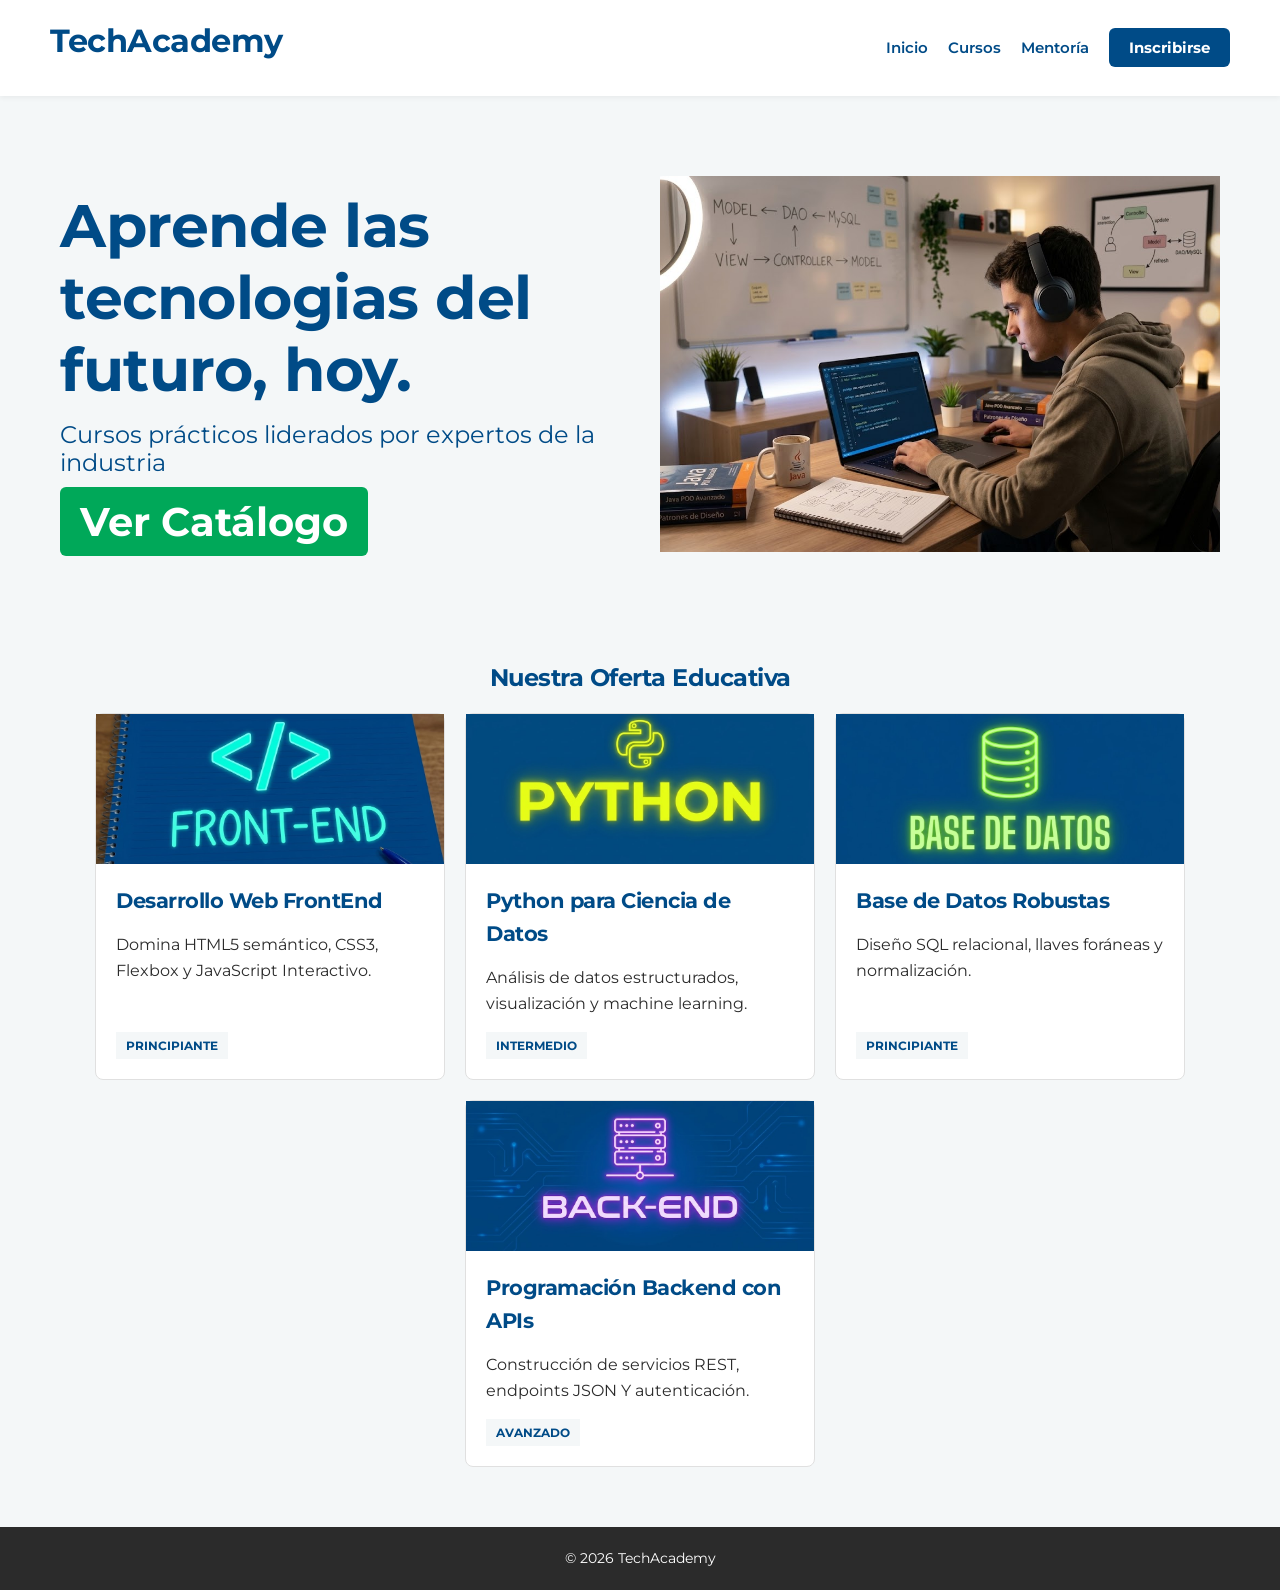
<file: index.html>
<!DOCTYPE html>
<html lang="es">
<head>
    <meta charset="UTF-8">
    <meta name="viewport" content="width=device-width, initial-scale=1.0">
    <link rel="stylesheet" href="CSS/miEstilo.css">
    <title>TechAcademy</title>
    <!--tipografia en linea-->
    <link rel="preconnect" href="https://fonts.googleapis.com">
<link rel="preconnect" href="https://fonts.gstatic.com" crossorigin>
<link href="https://fonts.googleapis.com/css2?family=Montserrat:ital,wght@0,100..900;1,100..900&display=swap" rel="stylesheet"> 
</head>
<body>
    <!--encabezado-->
    <header>
        <div id="logo"> <!--id()-->
            <h1>TechAcademy</h1>
        </div>
        <nav class="navPrincipal">
            <ul>
                <li><a href="index.html">Inicio</a></li>
                <li><a href="cursos.html">Cursos</a></li>
                <li><a href="mentoria.html">Mentoría</a></li>
                <li><a href="inscripcion.html" id="btn_destacado">Inscribirse</a></li>
            </ul>
        </nav>
    </header>
    <!--zona de contenido principal-->
    <main class="contenedor_principal">

        <section class="tec">
        <section class="tec_contenido">

            <h2>Aprende las tecnologias del futuro, hoy.</h2>
            <p>Cursos prácticos liderados por expertos de la industria</p>
            <a href="" id="btn_accion">Ver Catálogo</a>
        </section>
        <section class="imagen">
            <img src="images/img1.jpg" alt="Estudiante Programador">
        </section>
        </section>
        <section id="catalogo">
            <h2>Nuestra Oferta Educativa</h2>
            <div class="grid_cursos">
                <article class="tarjeta_curso">
                   <img src="images/img2.jpg" alt="FronEnd">
                   <div class="info_curso">
                    <h3>Desarrollo  Web FrontEnd</h3>
                    <p>Domina HTML5 semántico, CSS3, Flexbox y JavaScript Interactivo.</p>
                    <span class="nivel">Principiante</span>
                   </div> 
                   <div class></div>
                </article>

                <article class="tarjeta_curso">
                   <img src="images/img3.jpg" alt="Python">
                   <div class="info_curso">
                    <h3>Python para Ciencia de Datos</h3>
                    <p>Análisis de datos estructurados, visualización y machine learning.</p>
                    <span class="nivel">Intermedio</span>
                   </div> 
                   <div class></div>
                </article>

                <article class="tarjeta_curso">
                   <img src="images/img4.jpg" alt="Base de Datos">
                   <div class="info_curso">
                    <h3>Base de Datos Robustas</h3>
                    <p>Diseño SQL relacional, llaves foráneas y normalización.</p>
                    <span class="nivel">Principiante</span>
                   </div> 
                   <div class></div>
                </article>

                <article class="tarjeta_curso">
                   <img src="images/img5.jpg" alt="Backend con APIs">
                   <div class="info_curso">
                    <h3>Programación Backend con APIs</h3>
                    <p>Construcción de servicios REST, endpoints JSON Y autenticación.</p>
                    <span class="nivel">Avanzado</span>
                   </div> 
                   <div class></div>
                </article>

            </div>
        </section>
    </main>
    <footer>
        <p>&copy; 2026 TechAcademy</p>
    </footer>
</body>
</html>
</file>
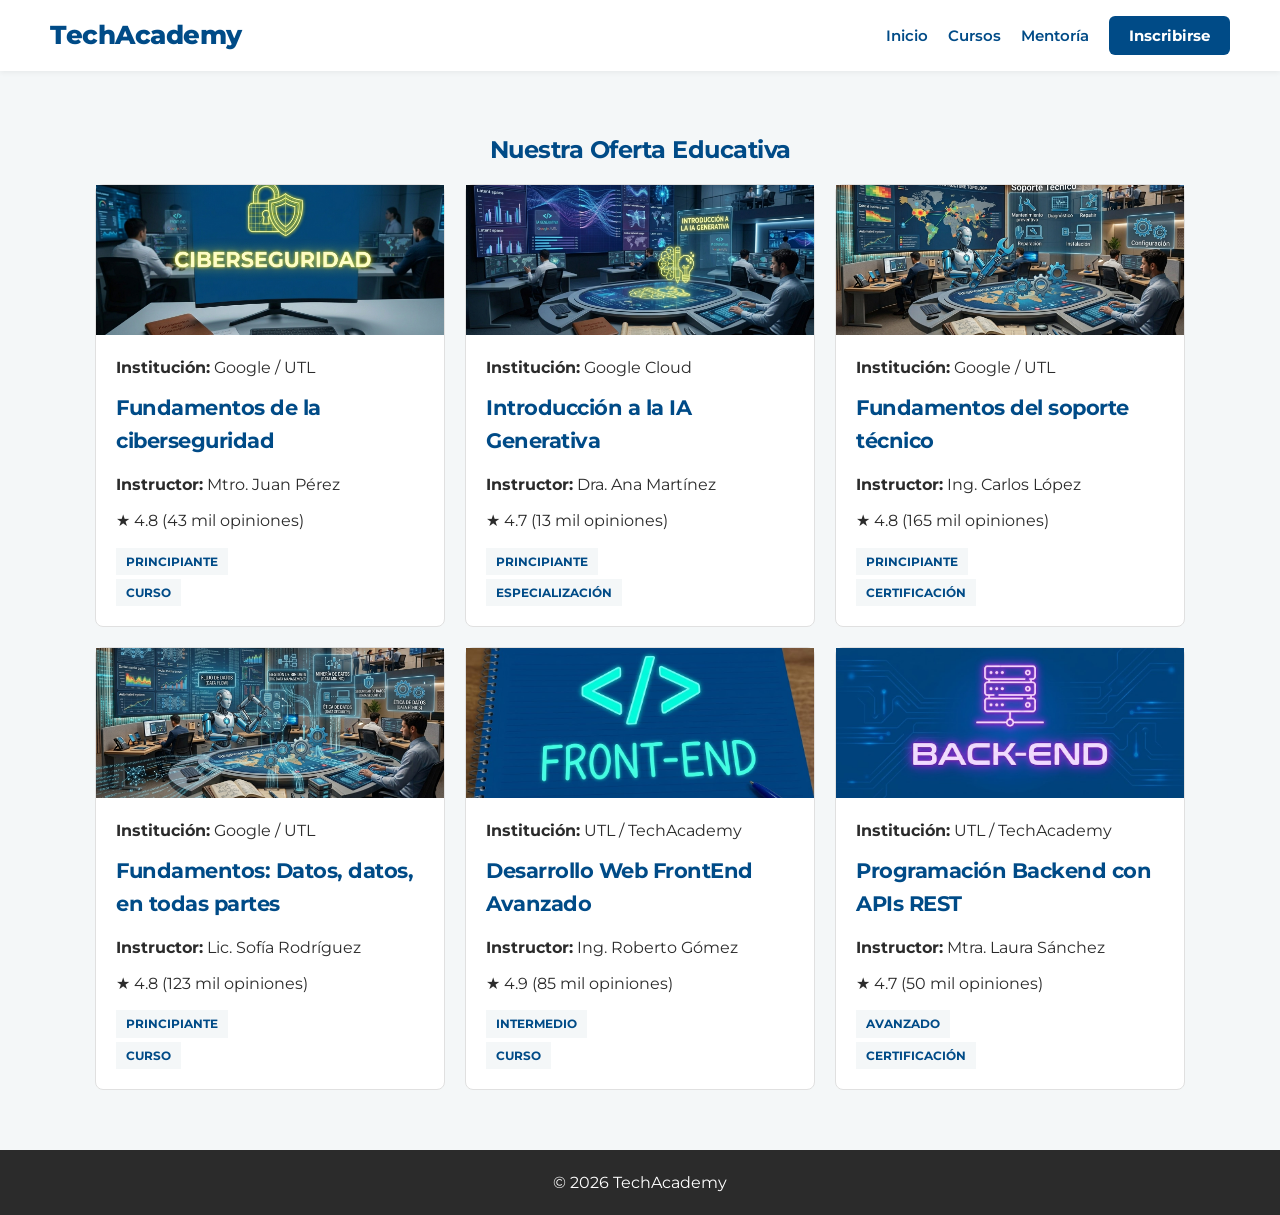
<file: cursos.html>
<!DOCTYPE html>
<html lang="es">
<head>
    <meta charset="UTF-8">
    <meta name="viewport" content="width=device-width, initial-scale=1.0">
    <link rel="stylesheet" href="CSS/cEstilo.css">
    <title>Cursos - TechAcademy</title>
    <link rel="preconnect" href="https://fonts.googleapis.com">
    <link rel="preconnect" href="https://fonts.gstatic.com" crossorigin>
    <link href="https://fonts.googleapis.com/css2?family=Montserrat:ital,wght@0,100..900;1,100..900&display=swap" rel="stylesheet"> 
</head>
<body>
    <!-- Encabezado -->
    <header>
        <div id="logo">
            <h1>TechAcademy</h1>
        </div>
        <nav class="navPrincipal">
            <ul>
                <li><a href="index.html">Inicio</a></li>
                <li><a href="cursos.html">Cursos</a></li>
                <li><a href="mentoria.html">Mentoría</a></li>
                <li><a href="inscripcion.html" id="btn_destacado">Inscribirse</a></li>
            </ul>
        </nav>
    </header>

    <!-- Contenido Principal -->
    <main class="contenedor_principal">
        <section id="catalogo">
            <h2>Nuestra Oferta Educativa</h2>

            <div class="grid_cursos">

                <!-- Curso 1 -->
                <article class="tarjeta_curso">
                    <img src="images/img6.jpg" alt="Fundamentos de Ciberseguridad">
                    <div class="info_curso">
                        <p><strong>Institución:</strong> Google / UTL</p>
                        <h3>Fundamentos de la ciberseguridad</h3>
                        <p><strong>Instructor:</strong> Mtro. Juan Pérez</p>
                        <p>★ 4.8 (43 mil opiniones)</p>
                        <span class="nivel">Principiante</span>
                        <span class="nivel">Curso</span>
                    </div>
                </article>

                <!-- Curso 2 -->
                <article class="tarjeta_curso">
                    <img src="images/img7.jpg" alt="IA Generativa">
                    <div class="info_curso">
                        <p><strong>Institución:</strong> Google Cloud</p>
                        <h3>Introducción a la IA Generativa</h3>
                        <p><strong>Instructor:</strong> Dra. Ana Martínez</p>
                        <p>★ 4.7 (13 mil opiniones)</p>
                        <span class="nivel">Principiante</span>
                        <span class="nivel">Especialización</span>
                    </div>
                </article>

                <!-- Curso 3 -->
                <article class="tarjeta_curso">
                    <img src="images/img8.jpg" alt="Soporte Técnico">
                    <div class="info_curso">
                        <p><strong>Institución:</strong> Google / UTL</p>
                        <h3>Fundamentos del soporte técnico</h3>
                        <p><strong>Instructor:</strong> Ing. Carlos López</p>
                        <p>★ 4.8 (165 mil opiniones)</p>
                        <span class="nivel">Principiante</span>
                        <span class="nivel">Certificación</span>
                    </div>
                </article>

                <!-- Curso 4 -->
                <article class="tarjeta_curso">
                    <img src="images/img9.jpg" alt="Ciencia de Datos">
                    <div class="info_curso">
                        <p><strong>Institución:</strong> Google / UTL</p>
                        <h3>Fundamentos: Datos, datos, en todas partes</h3>
                        <p><strong>Instructor:</strong> Lic. Sofía Rodríguez</p>
                        <p>★ 4.8 (123 mil opiniones)</p>
                        <span class="nivel">Principiante</span>
                        <span class="nivel">Curso</span>
                    </div>
                </article>

                <!-- Curso 5 -->
                <article class="tarjeta_curso">
                    <img src="images/img2.jpg" alt="Desarrollo Web FrontEnd">
                    <div class="info_curso">
                        <p><strong>Institución:</strong> UTL / TechAcademy</p>
                        <h3>Desarrollo Web FrontEnd Avanzado</h3>
                        <p><strong>Instructor:</strong> Ing. Roberto Gómez</p>
                        <p>★ 4.9 (85 mil opiniones)</p>
                        <span class="nivel">Intermedio</span>
                        <span class="nivel">Curso</span>
                    </div>
                </article>

                <!-- Curso 6 -->
                <article class="tarjeta_curso">
                    <img src="images/img5.jpg" alt="Backend y APIs">
                    <div class="info_curso">
                        <p><strong>Institución:</strong> UTL / TechAcademy</p>
                        <h3>Programación Backend con APIs REST</h3>
                        <p><strong>Instructor:</strong> Mtra. Laura Sánchez</p>
                        <p>★ 4.7 (50 mil opiniones)</p>
                        <span class="nivel">Avanzado</span>
                        <span class="nivel">Certificación</span>
                    </div>
                </article>

            </div>
        </section>
    </main>

    <!-- Pie de página -->
    <footer>
        <p>&copy; 2026 TechAcademy</p>
    </footer>
</body>
</html>
</file>
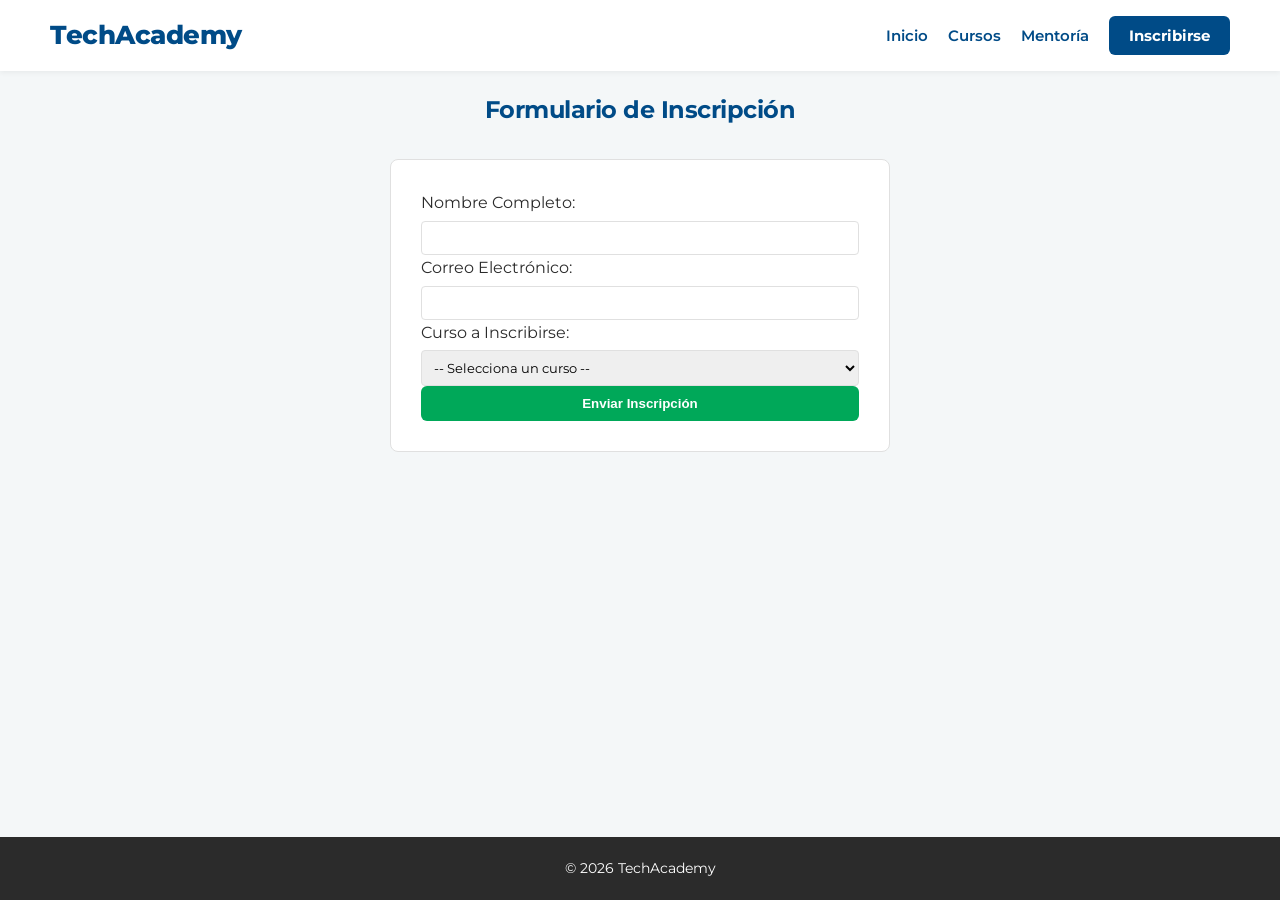
<file: inscripcion.html>
<!DOCTYPE html>
<html lang="es">
<head>
    <meta charset="UTF-8">
    <meta name="viewport" content="width=device-width, initial-scale=1.0">
    <link rel="stylesheet" href="CSS/mEstilo.css">
    <title>Inscripción - TechAcademy</title>
    <link rel="preconnect" href="https://fonts.googleapis.com">
    <link rel="preconnect" href="https://fonts.gstatic.com" crossorigin>
    <link href="https://fonts.googleapis.com/css2?family=Montserrat:ital,wght@0,100..900;1,100..900&display=swap" rel="stylesheet"> 
</head>
<body>
    <header>
        <div id="logo">
            <h1>TechAcademy</h1>
        </div>
        <nav class="navPrincipal">
            <ul>
                <li><a href="index.html">Inicio</a></li>
                <li><a href="cursos.html">Cursos</a></li>
                <li><a href="mentoria.html">Mentoría</a></li>
                <li><a href="inscripcion.html" id="btn_destacado">Inscribirse</a></li>
            </ul>
        </nav>
    </header>

    <main class="contenedor_principal">
        <section id="catalogo">
            <h2 class="titulo_centrado">Formulario de Inscripción</h2>

            <form action="inscripcion.html" method="GET" class="formulario_inscripcion">
                
                <div class="campo_form">
                    <label for="nombre">Nombre Completo:</label>
                    <input type="text" id="nombre" name="nombre" required>
                </div>

                <div class="campo_form">
                    <label for="correo">Correo Electrónico:</label>
                    <input type="email" id="correo" name="correo" required>
                </div>

                <div class="campo_form">
                    <label for="curso">Curso a Inscribirse:</label>
                    <select id="curso" name="curso" required>
                        <option value="">-- Selecciona un curso --</option>
                        <option value="ciberseguridad">Fundamentos de la Ciberseguridad</option>
                        <option value="ia">Introducción a la IA Generativa</option>
                        <option value="soporte">Fundamentos del Soporte Técnico</option>
                        <option value="datos">Fundamentos: Datos, datos, en todas partes</option>
                        <option value="frontend">Desarrollo Web FrontEnd Avanzado</option>
                        <option value="backend">Programación Backend con APIs REST</option>
                        
                    </select>
                </div>

                <button type="submit" id="btn_accion" class="btn_enviar">Enviar Inscripción</button>
            </form>
        </section>
    </main>

    <footer>
        <p>&copy; 2026 TechAcademy</p>
    </footer>
</body>
</html>
</file>
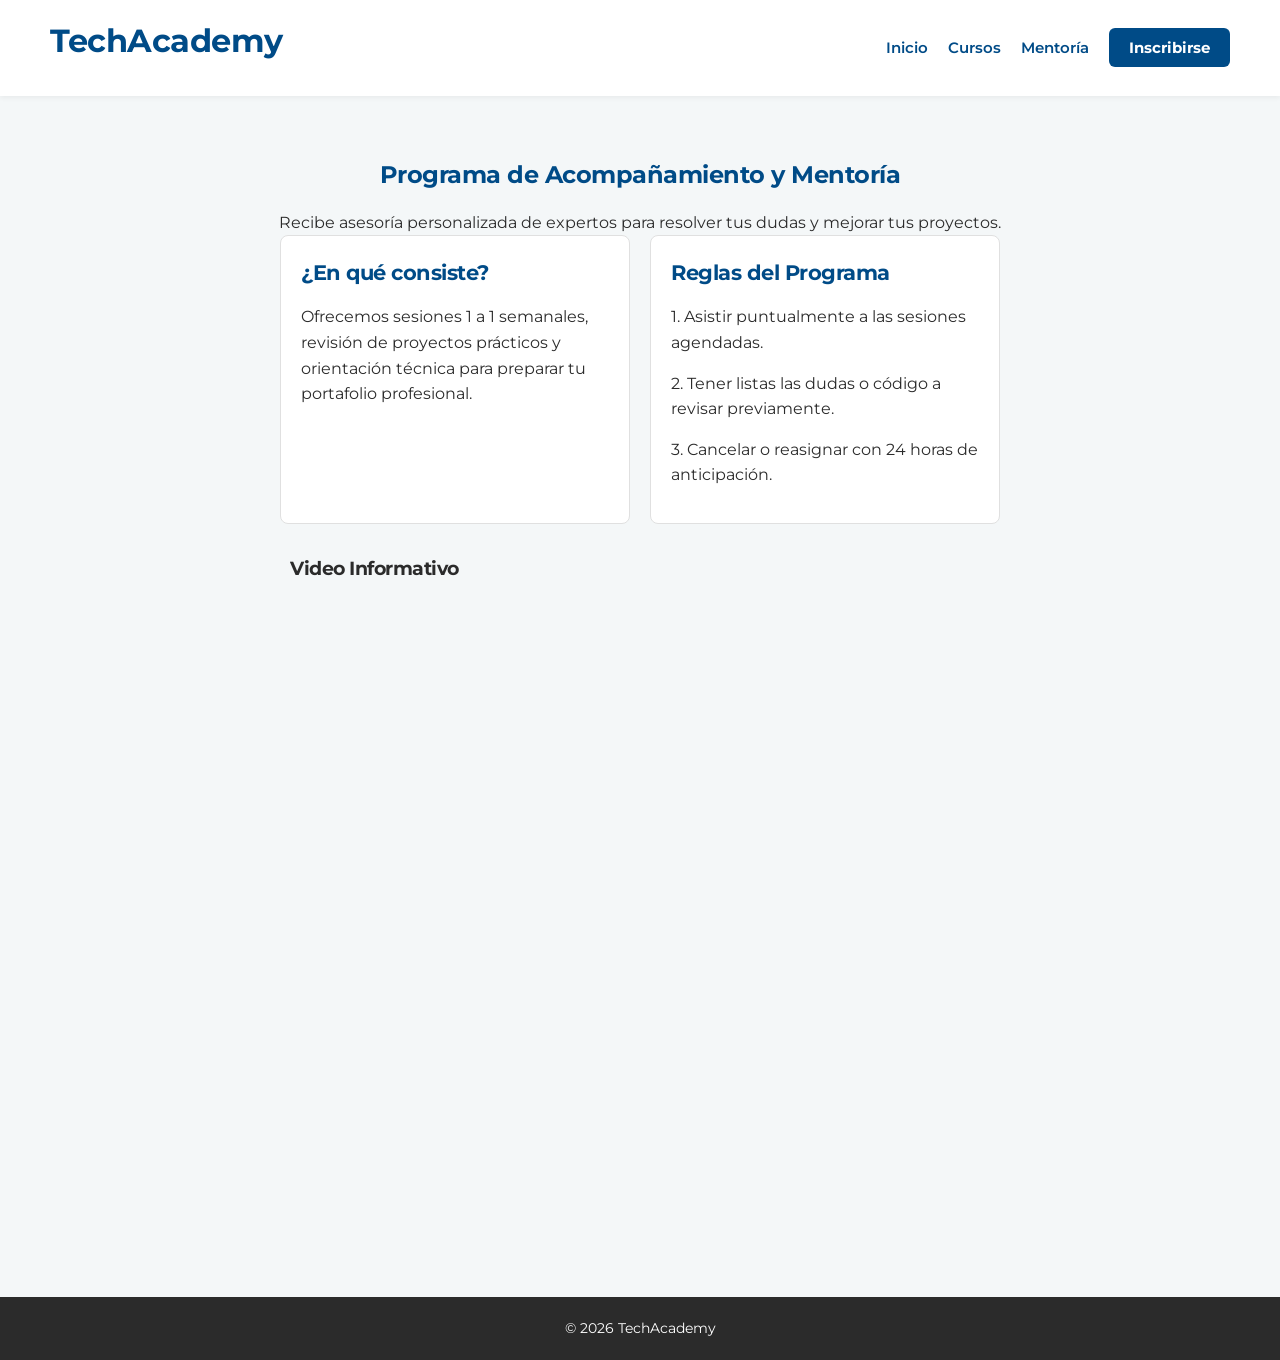
<file: mentoria.html>
<!DOCTYPE html>
<html lang="es">
<head>
    <meta charset="UTF-8">
    <meta name="viewport" content="width=device-width, initial-scale=1.0">
    <link rel="stylesheet" href="CSS/miEstilo.css">
    <title>Mentoría - TechAcademy</title>
    <link rel="preconnect" href="https://fonts.googleapis.com">
    <link rel="preconnect" href="https://fonts.gstatic.com" crossorigin>
    <link href="https://fonts.googleapis.com/css2?family=Montserrat:ital,wght@0,100..900;1,100..900&display=swap" rel="stylesheet"> 
</head>
<body>
    <header>
        <div id="logo">
            <h1>TechAcademy</h1>
        </div>
        <nav class="navPrincipal">
            <ul>
                <li><a href="index.html">Inicio</a></li>
                <li><a href="cursos.html">Cursos</a></li>
                <li><a href="mentoria.html">Mentoría</a></li>
                <li><a href="inscripcion.html" id="btn_destacado">Inscribirse</a></li>
            </ul>
        </nav>
    </header>

    <main class="contenedor_principal">
        <section id="catalogo">
            <h2>Programa de Acompañamiento y Mentoría</h2>
            <p>Recibe asesoría personalizada de expertos para resolver tus dudas y mejorar tus proyectos.</p>

            <div class="grid_cursos">
                <!-- Detalles de acompañamiento -->
                <article class="tarjeta_curso">
                    <div class="info_curso">
                        <h3>¿En qué consiste?</h3>
                        <p>Ofrecemos sesiones 1 a 1 semanales, revisión de proyectos prácticos y orientación técnica para preparar tu portafolio profesional.</p>
                    </div>
                </article>

                <!-- Reglas -->
                <article class="tarjeta_curso">
                    <div class="info_curso">
                        <h3>Reglas del Programa</h3>
                        <p>1. Asistir puntualmente a las sesiones agendadas.</p>
                        <p>2. Tener listas las dudas o código a revisar previamente.</p>
                        <p>3. Cancelar o reasignar con 24 horas de anticipación.</p>
                    </div>
                </article>
            </div>

            <!-- Video de YouTube -->
            <div class="contenedor_video">
                <h3>Video Informativo</h3>
                    <iframe class="video_mentoria" 
                            src="https://www.youtube.com/embed/_JKo1vd-VpI" 
                            title="Video Mentoría" 
                            frameborder="0" 
                            allow="accelerometer; autoplay; clipboard-write; encrypted-media; gyroscope; picture-in-picture" 
                            allowfullscreen>
                    </iframe>
</div>
        </section>
    </main>

    <footer>
        <p>&copy; 2026 TechAcademy</p>
    </footer>
</body>
</html>
</file>
<file: CSS/miEstilo.css>
/*Recurso con fuente descargada*/
@font-face{
    font-family: 'OpenDescargada';
    src: url('../fonts/OpenSans-Regular.ttf') format('woff2');
}
/*DECLARAR VARIABLES css*/
:root{
    --color_principal:#004b87;
    --color_secundario:#00a859;
    --color_obscuro:#2b2b2b;
    --color_claro: #fff;
    --color_fondo:#f4f7f8;
    --color_borde:#e0e0e0;

    --fuente_titulos:'Montserrat';
    --fuente_cuerpo:'OpenDescargada';
}

*{
    box-sizing: border-box;/*agregar atributos responsivos*/
    margin: 0;
    padding: 0;
}

body{
    background-color: var(--color_fondo);
    color: var(--color_obscuro);
    line-height: 1.6;
    font-family: var(--fuente_titulos);
}

ul{
    list-style: none;
}
a{
    text-decoration: none;
    font-family: var(--fuente_titulos);

}
header{
    display: flex; /*defaulat flex-direction:row*/
    background-color: var(--color_claro);
    justify-content: space-between;
    align-items: center;
    box-shadow: 0 2px 5px rgba(0,0,0,0.05);
    /*PARA MENU PEGAJOSO*/
    top:0;
    position: sticky;
    z-index: 1000;
    padding: 15px 50px;
    color: var(--color_principal);
}
nav{
    display: flex;
}
nav ul{
    display: flex;
    gap: 20px;
    align-items: center;
}
nav a{
    font-size: 0.95rem;
    font-weight: 600;
    color: inherit;/*color default de algun padre*/
}
nav a:hover{
    /*AQUI TENGO QUE REGRESAR*/
    color: var(--color_principal);
}
.logo h1{
    color: var(--color_principal);
    font-size: 1.6rem;
    font-weight: 800;
    margin-bottom: 0;
}
h1,h2,h3{
    font-family: var(--fuente_titulos);
    font-weight: 700;
    letter-spacing: -0.5px;/*APACHURRA EL TEXTO*/
    margin-bottom: 15px;
}
/*NOTAS PIZARRON:
SELECTOR: ETIQUETA HTML p{..}, ID's(SON UNICOS APLICA A UN SOLO ELEMENTO) #logo{..},
 CLASES(TOMA UN CONJUNTO DE ELEMENTOS) .navPrincipal{..}*/
#btn_destacado, #btn_accion{
    padding: 10px 20px;
    border-radius: 6px;
    font-weight: 700;
    
}
#btn_destacado{
    background-color: var(--color_principal);
    color: var(--color_claro)
}
#btn_accion{
    background-color: var(--color_secundario);
    color: var(--color_claro)
}
#btn_accion:hover{
    background-color: var(--color_principal);
    color: var(--color_claro)
}
#btn_destacado:hover{
    background-color: var(--color_claro);
    color: var(--color_principal)
}
.contenedor_principal{
    max-width: 1200px;
    margin: 0 auto;
    padding: 20px;
}

/*contenedor principal*/
.tec{
    display: flex;
    align-items: center;
    gap: 40px;
    padding: 60px 0;
    flex-wrap: wrap;/*Se ajusta la pagina dependiendo el tamaño de la pantalla*/

}

.tec_contenido, .imagen{
    flex: 1 1 300px;
}
.tec_contenido{
    font-size: 2.5rem;
    color:var(--color_principal);
    line-height: 1.2;
}
.tec_contenido p{
    font-size: 1.5rem;
    margin-bottom: 20px;
}
img{width: 100%;}

/*GRID DE CURSOS*/
#catalogo{
    padding: 40px 0;
}

#catalogo h2{
    text-align: center;
    color: var(--color_principal);
}
.grid_cursos{
    display: flex;
    flex-wrap: wrap;
    gap: 20px;
    justify-content: center;
}
.tarjeta_curso{
    background-color: var(--color_claro);
    border: 1px solid var(--color_borde);
    border-radius: 8px;
    flex: 1 1 280px;/*grow shrink basis*/
    max-width: 350px;
    display: flex;
    flex-direction: column;
    /*aqui efecto*/
    transition: transform 0.5s ease, box-shadow 0.5s ease;
}
.tarjeta_curso:hover{
    transform: translateY(-5px);
    box-shadow: 0 6px 18px rgba(0,0,0,0.08);
}
.tarjeta_curso img{
    width: 100%;
    height: 150px;
    object-fit: cover;
}
.info_curso{
    padding: 20px;
    flex-grow: 1;
    display: flex;
    flex-direction: column;
}
.info_curso h3{
    font-size: 1.3rem;
    color: var(--color_principal);

}
.info_curso p{
    margin-bottom: 15px;
    flex-grow: 1;
    color: var(--color_obscuro);
}
.nivel{
    background-color: var(--color_fondo);
    color: var(--color_principal);
    font-family: var(--fuente_titulos);
    padding: 4px 10px;
    font-size: 0.75rem;
    font-weight: 700;
    text-transform: uppercase;
    align-self: flex-start;
}


/*fooder*/
footer{
    background-color: var(--color_obscuro);
    color: var(--color_claro);
    text-align: center;
    padding: 20px;
    font-size: 0.9rem;
}

#catalogo h2, 
#catalogo > p {
    text-align: center;
}
/* Seccion de video centrado */
.contenedor_video {
    position: relative;
    width: 100%;
    max-width: 700px;
    margin: 30px auto;
    padding-bottom: 56.25%; /* Relación de aspecto 16:9 */
    height: 0;
    overflow: hidden;
}

.video_mentoria {
    position: absolute;
    top: 0;
    left: 0;
    width: 100%;
    height: 100%;
    border: 0;
    border-radius: 8px;
}
</file>
<file: CSS/cEstilo.css>
@font-face{
    font-family: 'OpenDescargada';
    src: url('../fonts/OpenSans-Regular.ttf') format('woff2');
}

/* DECLARAR VARIABLES CSS */
:root{
    --color_principal: #004b87;
    --color_secundario: #00a859;
    --color_obscuro: #2b2b2b;
    --color_claro: #fff;
    --color_fondo: #f4f7f8;
    --color_borde: #e0e0e0;

    --fuente_titulos: 'Montserrat';
    --fuente_cuerpo: 'OpenDescargada';
}

*{
    box-sizing: border-box;
    margin: 0;
    padding: 0;
}

body{
    background-color: var(--color_fondo);
    color: var(--color_obscuro);
    line-height: 1.6;
    font-family: var(--fuente_titulos);

    /* PARA EMPUJAR EL FOOTER HASTA ABAJO */
    min-height: 100vh;
    display: flex;
    flex-direction: column;
}

ul{
    list-style: none;
}

a{
    text-decoration: none;
    font-family: var(--fuente_titulos);
}

header{
    display: flex;
    background-color: var(--color_claro);
    justify-content: space-between;
    align-items: center;
    box-shadow: 0 2px 5px rgba(0,0,0,0.05);
    top: 0;
    position: sticky;
    z-index: 1000;
    padding: 15px 50px;
    color: var(--color_principal);
}

nav{
    display: flex;
}

nav ul{
    display: flex;
    gap: 20px;
    align-items: center;
}

nav a{
    font-size: 0.95rem;
    font-weight: 600;
    color: inherit;
}

nav a:hover{
    color: var(--color_principal);
}

#logo h1{
    color: var(--color_principal);
    font-size: 1.6rem;
    font-weight: 800;
    margin-bottom: 0;
}

h1, h2, h3{
    font-family: var(--fuente_titulos);
    font-weight: 700;
    letter-spacing: -0.5px;
    margin-bottom: 15px;
}

#btn_destacado, #btn_accion{
    padding: 10px 20px;
    border-radius: 6px;
    font-weight: 700;
}

#btn_destacado{
    background-color: var(--color_principal);
    color: var(--color_claro);
}

#btn_accion{
    background-color: var(--color_secundario);
    color: var(--color_claro);
}

#btn_accion:hover{
    background-color: var(--color_principal);
    color: var(--color_claro);
}

#btn_destacado:hover{
    background-color: var(--color_claro);
    color: var(--color_principal);
}

.contenedor_principal{
    max-width: 1200px;
    margin: 0 auto;
    padding: 20px;
    width: 100%;
    
    /* EMPUJA EL FOOTER AL FONDO SI HAY POCO CONTENIDO */
    flex: 1; 
}

img{
    width: 100%;
}

/* GRID DE CURSOS */
#catalogo{
    padding: 40px 0;
}

#catalogo h2{
    text-align: center;
    color: var(--color_principal);
}

.grid_cursos{
    display: flex;
    flex-wrap: wrap;
    gap: 20px;
    justify-content: center;
}

.tarjeta_curso{
    background-color: var(--color_claro);
    border: 1px solid var(--color_borde);
    border-radius: 8px;
    flex: 1 1 280px;
    max-width: 350px;
    display: flex;
    flex-direction: column;
    transition: transform 0.5s ease, box-shadow 0.5s ease;
}

.tarjeta_curso:hover{
    transform: translateY(-5px);
    box-shadow: 0 6px 18px rgba(0,0,0,0.08);
}

.tarjeta_curso img{
    width: 100%;
    height: 150px;
    object-fit: cover;
}

.info_curso{
    padding: 20px;
    flex-grow: 1;
    display: flex;
    flex-direction: column;
}

.info_curso h3{
    font-size: 1.3rem;
    color: var(--color_principal);
}

.info_curso p{
    margin-bottom: 10px;
    color: var(--color_obscuro);
}

.nivel{
    background-color: var(--color_fondo);
    color: var(--color_principal);
    font-family: var(--fuente_titulos);
    padding: 4px 10px;
    font-size: 0.75rem;
    font-weight: 700;
    text-transform: uppercase;
    align-self: flex-start;
    margin-top: 4px;
}

/* FOOTER */
footer{
    background-color: var(--color_obscuro);
    color: var(--color_claro);
    text-align: center;
    padding: 20px;
    font-size: 1rem;
}
</file>
<file: CSS/mEstilo.css>
@font-face{
    font-family: 'OpenDescargada';
    src: url('../fonts/OpenSans-Regular.ttf') format('woff2');
}

/* DECLARAR VARIABLES CSS */
:root{
    --color_principal: #004b87;
    --color_secundario: #00a859;
    --color_obscuro: #2b2b2b;
    --color_claro: #fff;
    --color_fondo: #f4f7f8;
    --color_borde: #e0e0e0;

    --fuente_titulos: 'Montserrat';
    --fuente_cuerpo: 'OpenDescargada';
}

*{
    box-sizing: border-box;
    margin: 0;
    padding: 0;
}

body{
    background-color: var(--color_fondo);
    color: var(--color_obscuro);
    line-height: 1.6;
    font-family: var(--fuente_titulos);

    /* PARA EMPUJAR EL FOOTER HASTA ABAJO */
    min-height: 100vh;
    display: flex;
    flex-direction: column;
}

ul{
    list-style: none;
}

a{
    text-decoration: none;
    font-family: var(--fuente_titulos);
}

header{
    display: flex;
    background-color: var(--color_claro);
    justify-content: space-between;
    align-items: center;
    box-shadow: 0 2px 5px rgba(0,0,0,0.05);
    top: 0;
    position: sticky;
    z-index: 1000;
    padding: 15px 50px;
    color: var(--color_principal);
}

nav{
    display: flex;
}

nav ul{
    display: flex;
    gap: 20px;
    align-items: center;
}

nav a{
    font-size: 0.95rem;
    font-weight: 600;
    color: inherit;
}

nav a:hover{
    color: var(--color_principal);
}

#logo h1{
    color: var(--color_principal);
    font-size: 1.6rem;
    font-weight: 800;
    margin-bottom: 0;
}

h1, h2, h3{
    font-family: var(--fuente_titulos);
    font-weight: 700;
    letter-spacing: -0.5px;
    margin-bottom: 15px;
}

#btn_destacado, #btn_accion{
    padding: 10px 20px;
    border-radius: 6px;
    font-weight: 700;
}

#btn_destacado{
    background-color: var(--color_principal);
    color: var(--color_claro);
}

#btn_accion{
    background-color: var(--color_secundario);
    color: var(--color_claro);
    border: none;
    cursor: pointer;
    width: 100%;
}

#btn_accion:hover{
    background-color: var(--color_principal);
    color: var(--color_claro);
}

#btn_destacado:hover{
    background-color: var(--color_claro);
    color: var(--color_principal);
}

.contenedor_principal{
    max-width: 1200px;
    margin: 0 auto;
    padding: 20px;
    width: 100%;
    
    /* PARA QUE EL CONTENIDO OCUPE EL ESPACIO Y EMPUJE EL FOOTER */
    flex: 1; 
}

#catalogo h2{
    text-align: center;
    color: var(--color_principal);
}

/* FORMULARIO DE INSCRIPCIÓN*/
.formulario_inscripcion {
    max-width: 500px;
    margin: 30px auto;
    background-color: var(--color_claro);
    padding: 30px;
    border: 1px solid var(--color_borde);
    border-radius: 8px;
}

.formulario_inscripcion input,
.formulario_inscripcion select {
    width: 100%;
    padding: 8px;
    margin-top: 5px;
    border: 1px solid var(--color_borde);
    border-radius: 4px;
    font-family: var(--fuente_titulos);
}

/* FOOTER */
footer{
    background-color: var(--color_obscuro);
    color: var(--color_claro);
    text-align: center;
    padding: 20px;
    font-size: 0.9rem;
}
</file>
